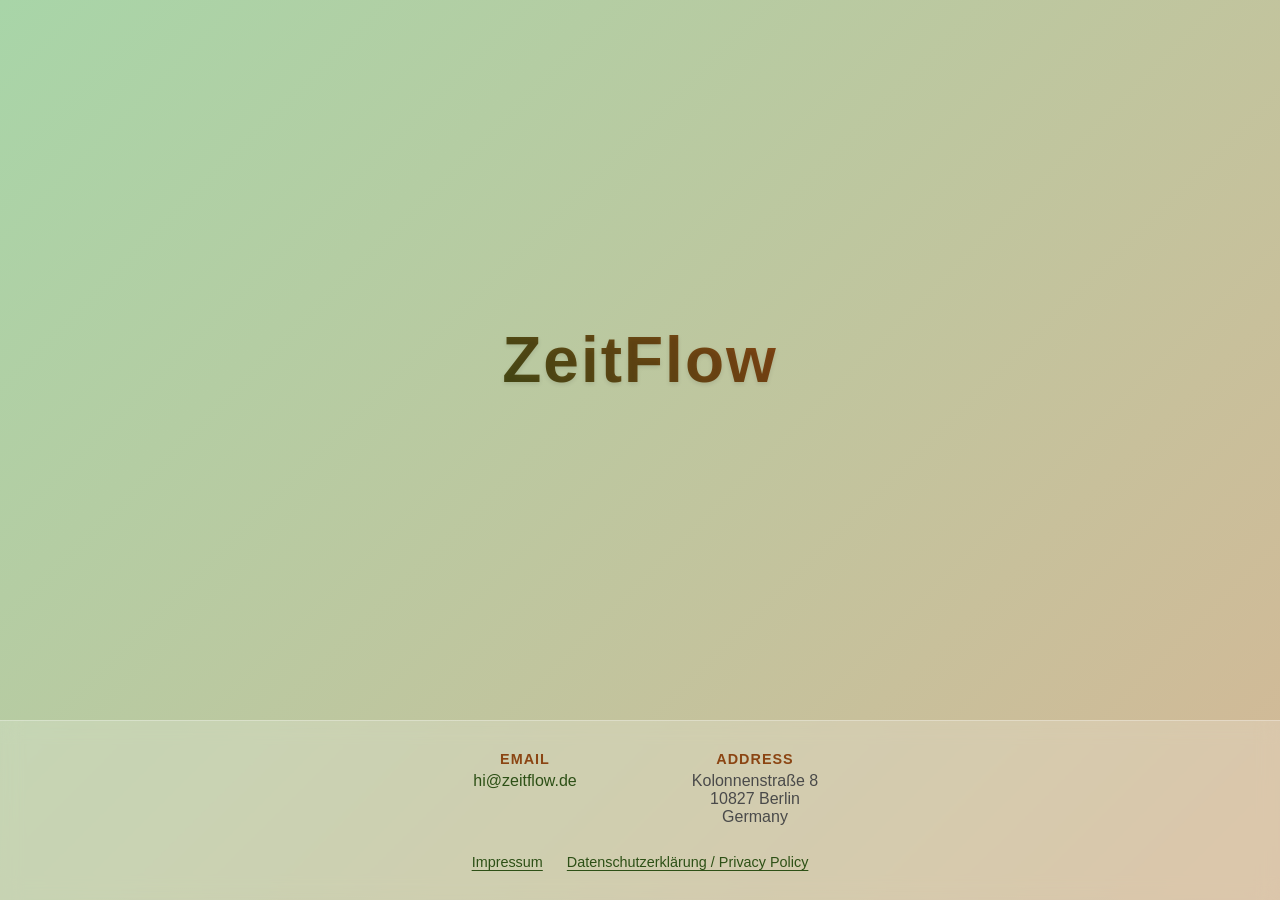
<file: index.html>
<!DOCTYPE html>
<html lang="en">
<head>
    <meta charset="UTF-8">
    <meta name="viewport" content="width=device-width, initial-scale=1.0">
    <title>ZeitFlow</title>
    <style>
        * {
            margin: 0;
            padding: 0;
            box-sizing: border-box;
        }

        body {
            font-family: 'Arial', sans-serif;
            background: linear-gradient(135deg, #a8d5a8 0%, #d4b896 100%);
            min-height: 100vh;
            display: flex;
            flex-direction: column;
            justify-content: space-between;
            color: #4a4a4a;
        }

        .main-content {
            flex-grow: 1;
            display: flex;
            align-items: center;
            justify-content: center;
            text-align: center;
            padding: 20px;
        }

        .company-name {
            font-size: 4rem;
            font-weight: bold;
            background: linear-gradient(45deg, #2d5016, #8b4513, #228b22);
            background-size: 300% 300%;
            -webkit-background-clip: text;
            background-clip: text;
            -webkit-text-fill-color: transparent;
            animation: gradientShift 3s ease-in-out infinite;
            text-shadow: 0 2px 4px rgba(0,0,0,0.1);
            letter-spacing: 2px;
        }

        @keyframes gradientShift {
            0%, 100% { background-position: 0% 50%; }
            50% { background-position: 100% 50%; }
        }

        .tagline {
            font-size: 1.2rem;
            margin-top: 20px;
            color: #5a5a5a;
            font-style: italic;
        }

        .contact-section {
            background: rgba(255, 255, 255, 0.2);
            backdrop-filter: blur(10px);
            padding: 30px;
            text-align: center;
            border-top: 1px solid rgba(255, 255, 255, 0.3);
        }

        .contact-title {
            font-size: 1.5rem;
            margin-bottom: 20px;
            color: #2d5016;
            font-weight: bold;
        }

        .contact-info {
            display: flex;
            justify-content: center;
            flex-wrap: wrap;
            gap: 30px;
            max-width: 800px;
            margin: 0 auto;
        }

        .contact-item {
            display: flex;
            flex-direction: column;
            align-items: center;
            min-width: 200px;
        }

        .contact-label {
            font-weight: bold;
            color: #8b4513;
            margin-bottom: 5px;
            font-size: 0.9rem;
            text-transform: uppercase;
            letter-spacing: 1px;
        }

        .contact-value {
            color: #4a4a4a;
            font-size: 1rem;
        }

        .contact-value a {
            color: #2d5016;
            text-decoration: none;
            transition: color 0.3s ease;
        }

        .contact-value a:hover {
            color: #8b4513;
            text-decoration: underline;
        }

        .legal-links {
            display: flex;
            justify-content: center;
            flex-wrap: wrap;
            gap: 24px;
            margin-top: 28px;
            font-size: 0.9rem;
        }

        .legal-links a {
            color: #2d5016;
            text-underline-offset: 3px;
        }

        a:focus-visible {
            outline: 2px solid #2d5016;
            outline-offset: 5px;
        }

        @media (max-width: 768px) {
            .company-name {
                font-size: 2.5rem;
            }

            .contact-info {
                flex-direction: column;
                gap: 20px;
            }

            .contact-item {
                min-width: auto;
            }
        }
    </style>
</head>
<body>
    <div class="main-content">
        <div>
            <h1 class="company-name">ZeitFlow</h1>
        </div>
    </div>

    <div class="contact-section">
        <div class="contact-info">
            <div class="contact-item">
                <div class="contact-label">Email</div>
                <div class="contact-value">
                    <a href="mailto:hi@zeitflow.de">hi@zeitflow.de</a>
                </div>
            </div>

            <div class="contact-item">
                <div class="contact-label">Address</div>
                <div class="contact-value">
                  Kolonnenstraße 8<br>
                  10827 Berlin<br>
                  Germany
                </div>
            </div>
        </div>
        <nav class="legal-links" aria-label="Legal information">
            <a href="/impressum/" lang="de">Impressum</a>
            <a href="/privacy/" lang="de">Datenschutzerklärung / Privacy Policy</a>
        </nav>
    </div>
</body>
</html>
</file>
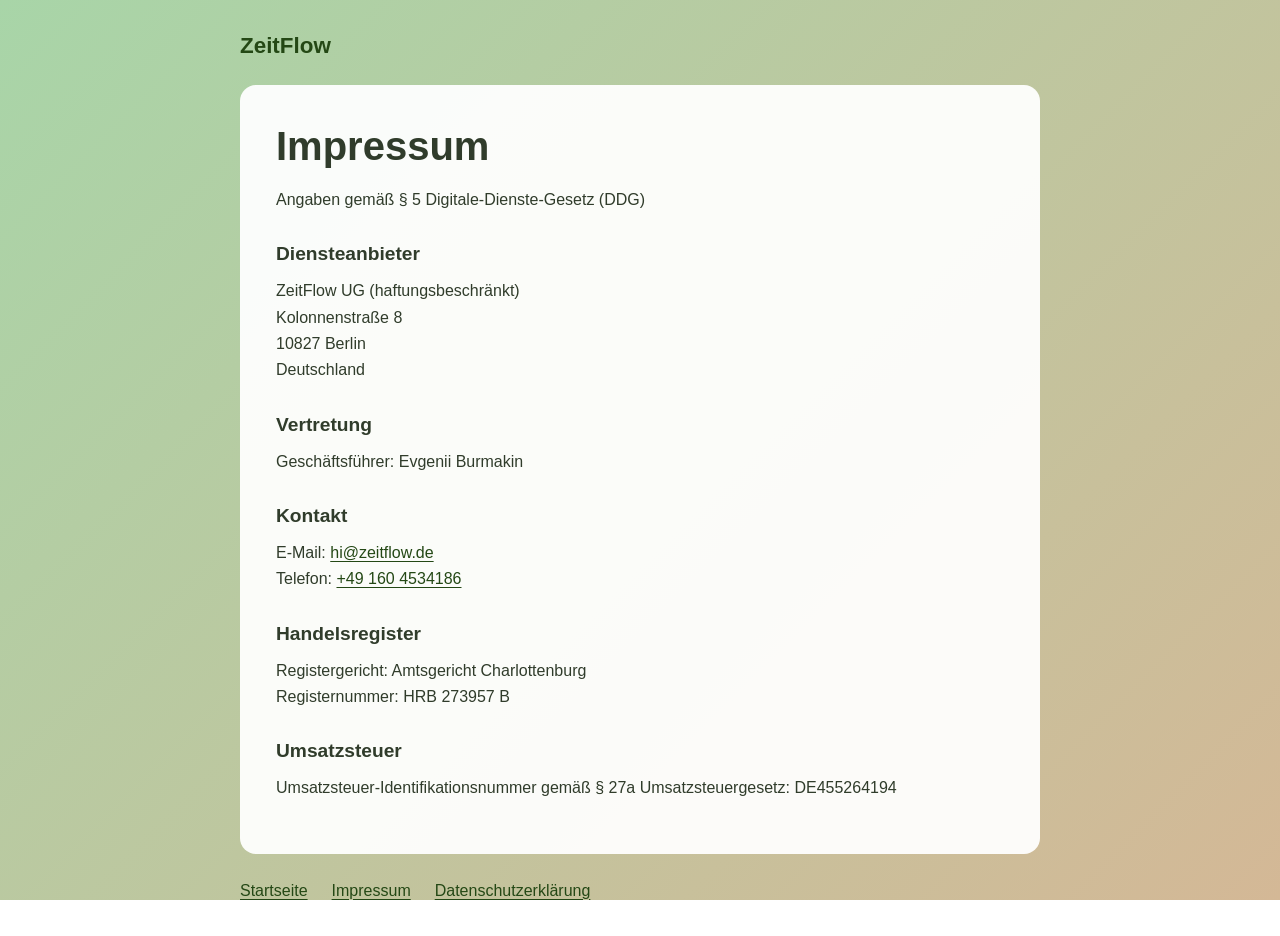
<file: impressum/index.html>
<!DOCTYPE html>
<html lang="de">
<head>
  <meta charset="UTF-8">
  <meta name="viewport" content="width=device-width, initial-scale=1">
  <meta name="description" content="Impressum und Kontaktangaben der ZeitFlow UG (haftungsbeschränkt).">
  <title>Impressum — ZeitFlow</title>
  <link rel="stylesheet" href="/legal.css">
</head>
<body>
  <header class="container"><a class="brand" href="/">ZeitFlow</a></header>
  <main class="container">
    <h1>Impressum</h1>
    <p>Angaben gemäß § 5 Digitale-Dienste-Gesetz (DDG)</p>
    <h2>Diensteanbieter</h2>
    <address>
      ZeitFlow UG (haftungsbeschränkt)<br>
      Kolonnenstraße 8<br>
      10827 Berlin<br>
      Deutschland
    </address>
    <h2>Vertretung</h2>
    <p>Geschäftsführer: Evgenii Burmakin</p>
    <h2>Kontakt</h2>
    <p>E-Mail: <a href="mailto:hi@zeitflow.de">hi@zeitflow.de</a><br>
      Telefon: <a href="tel:+491604534186">+49 160 4534186</a></p>
    <h2>Handelsregister</h2>
    <p>Registergericht: Amtsgericht Charlottenburg<br>
      Registernummer: HRB 273957 B</p>
    <h2>Umsatzsteuer</h2>
    <p>Umsatzsteuer-Identifikationsnummer gemäß § 27a Umsatzsteuergesetz: DE455264194</p>
  </main>
  <footer class="container">
    <nav aria-label="Seitennavigation">
      <a href="/">Startseite</a>
      <a href="/impressum/" aria-current="page">Impressum</a>
      <a href="/privacy/">Datenschutzerklärung</a>
    </nav>
  </footer>
</body>
</html>
</file>
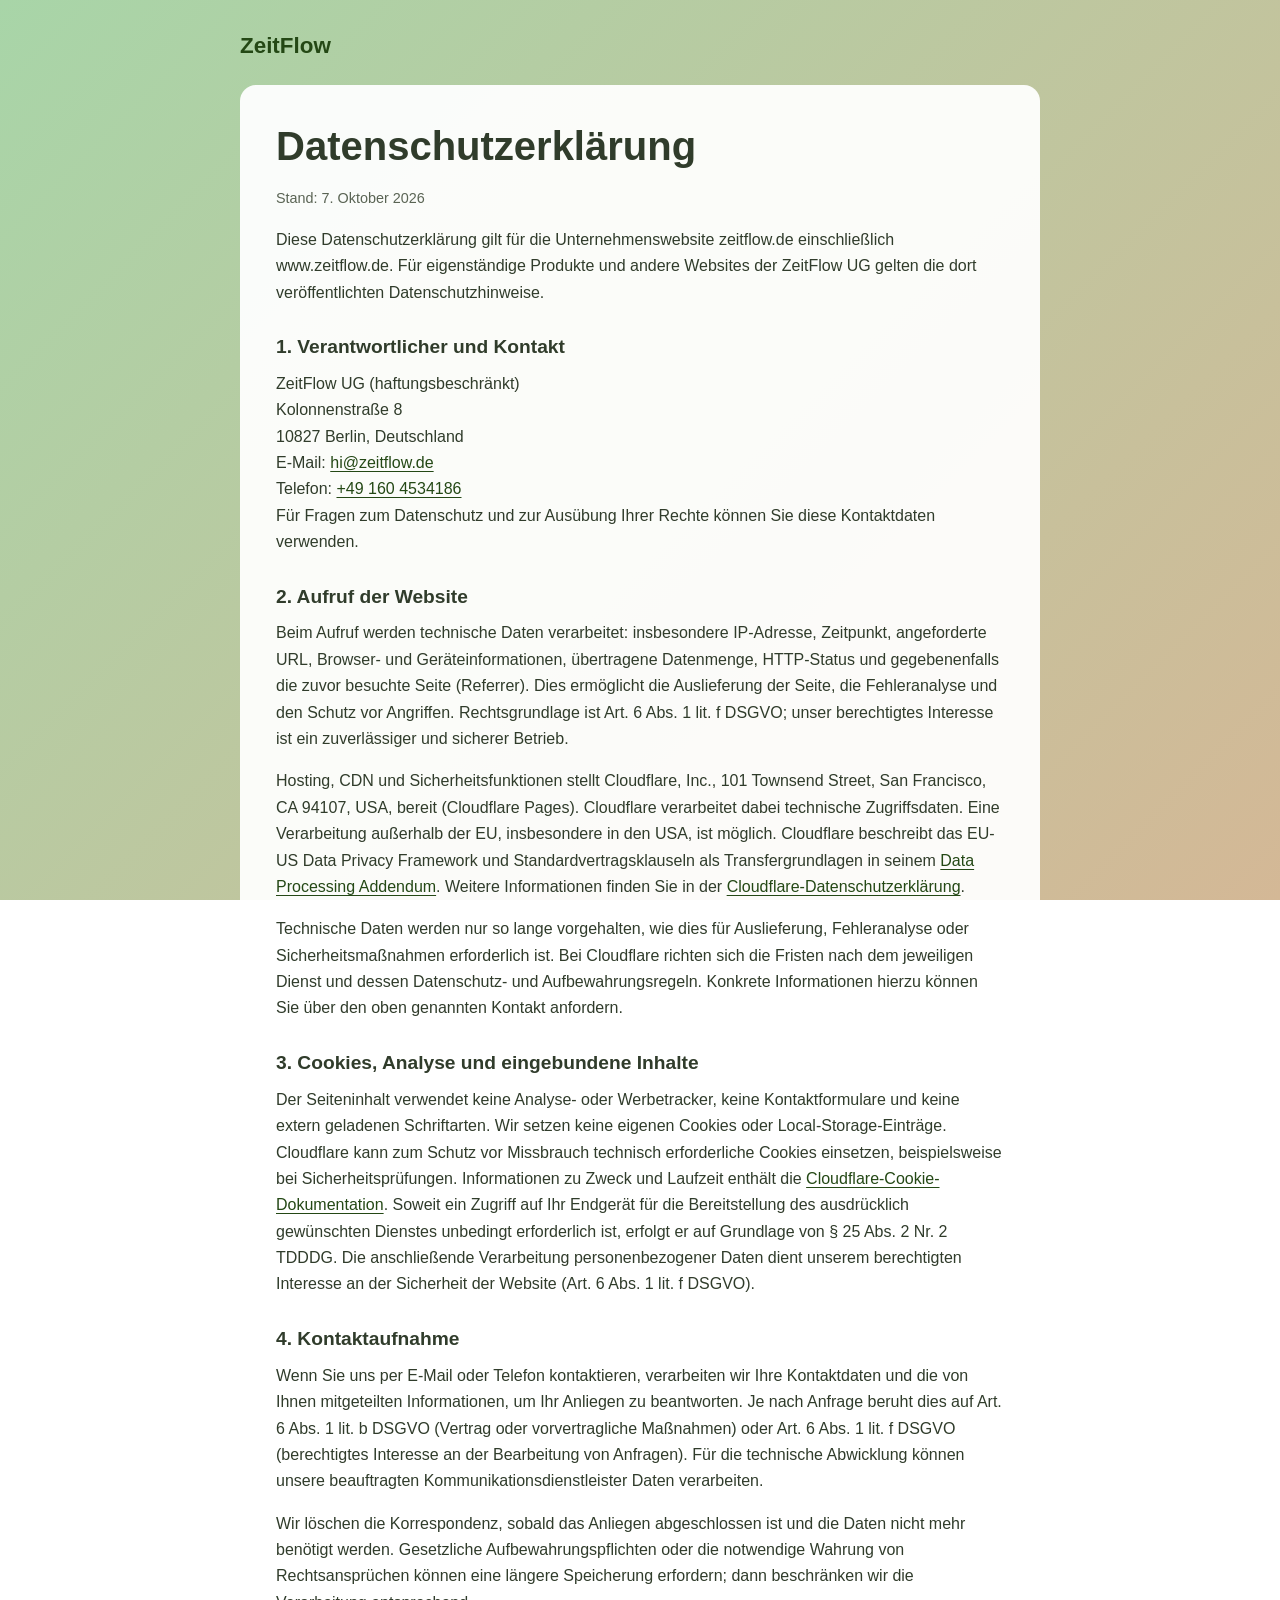
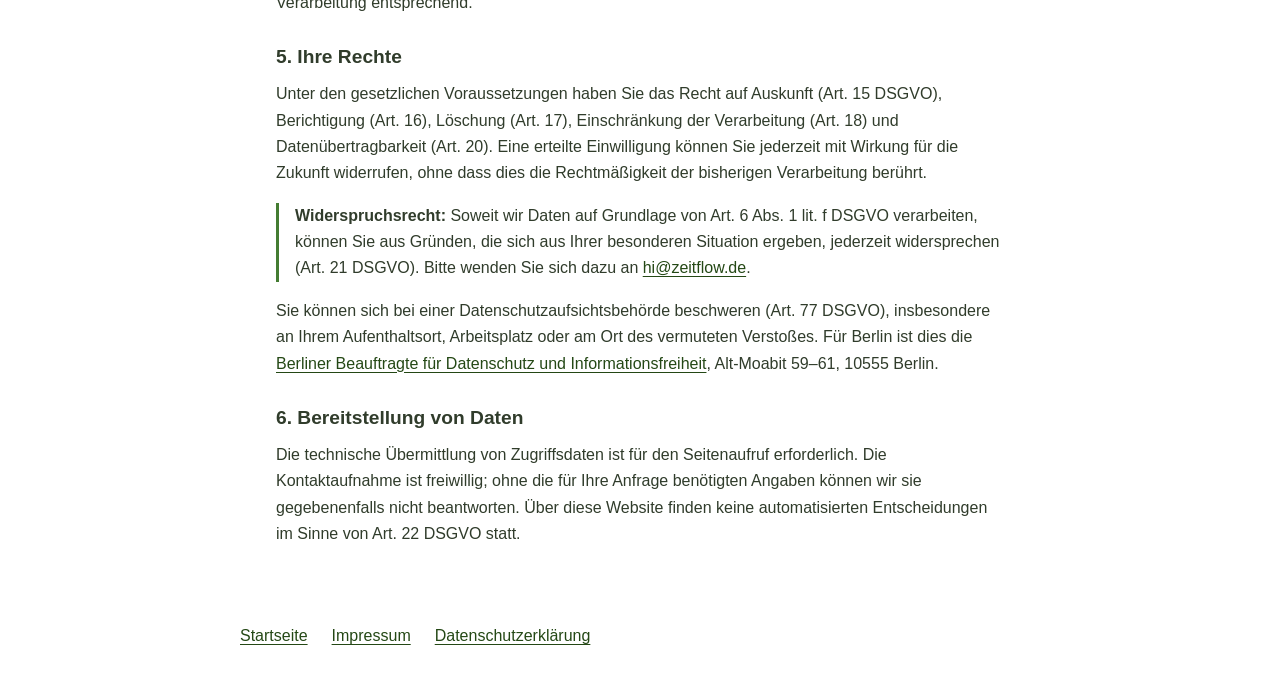
<file: privacy/index.html>
<!DOCTYPE html>
<html lang="de">
<head>
  <meta charset="UTF-8">
  <meta name="viewport" content="width=device-width, initial-scale=1">
  <meta name="description" content="Informationen zur Verarbeitung personenbezogener Daten beim Besuch von zeitflow.de und bei der Kontaktaufnahme.">
  <title>Datenschutzerklärung — ZeitFlow</title>
  <link rel="stylesheet" href="/legal.css">
</head>
<body>
  <header class="container"><a class="brand" href="/">ZeitFlow</a></header>
  <main class="container">
    <h1>Datenschutzerklärung</h1>
    <p class="updated">Stand: 7. Oktober 2026</p>
    <p>Diese Datenschutzerklärung gilt für die Unternehmenswebsite zeitflow.de einschließlich www.zeitflow.de. Für eigenständige Produkte und andere Websites der ZeitFlow UG gelten die dort veröffentlichten Datenschutzhinweise.</p>

    <h2>1. Verantwortlicher und Kontakt</h2>
    <address>
      ZeitFlow UG (haftungsbeschränkt)<br>
      Kolonnenstraße 8<br>
      10827 Berlin, Deutschland<br>
      E-Mail: <a href="mailto:hi@zeitflow.de">hi@zeitflow.de</a><br>
      Telefon: <a href="tel:+491604534186">+49 160 4534186</a>
    </address>
    <p>Für Fragen zum Datenschutz und zur Ausübung Ihrer Rechte können Sie diese Kontaktdaten verwenden.</p>

    <h2>2. Aufruf der Website</h2>
    <p>Beim Aufruf werden technische Daten verarbeitet: insbesondere IP-Adresse, Zeitpunkt, angeforderte URL, Browser- und Geräteinformationen, übertragene Datenmenge, HTTP-Status und gegebenenfalls die zuvor besuchte Seite (Referrer). Dies ermöglicht die Auslieferung der Seite, die Fehleranalyse und den Schutz vor Angriffen. Rechtsgrundlage ist Art. 6 Abs. 1 lit. f DSGVO; unser berechtigtes Interesse ist ein zuverlässiger und sicherer Betrieb.</p>
    <p>Hosting, CDN und Sicherheitsfunktionen stellt Cloudflare, Inc., 101 Townsend Street, San Francisco, CA 94107, USA, bereit (Cloudflare Pages). Cloudflare verarbeitet dabei technische Zugriffsdaten. Eine Verarbeitung außerhalb der EU, insbesondere in den USA, ist möglich. Cloudflare beschreibt das EU-US Data Privacy Framework und Standardvertragsklauseln als Transfergrundlagen in seinem <a href="https://www.cloudflare.com/cloudflare-customer-dpa/">Data Processing Addendum</a>. Weitere Informationen finden Sie in der <a href="https://www.cloudflare.com/privacypolicy/">Cloudflare-Datenschutzerklärung</a>.</p>
    <p>Technische Daten werden nur so lange vorgehalten, wie dies für Auslieferung, Fehleranalyse oder Sicherheitsmaßnahmen erforderlich ist. Bei Cloudflare richten sich die Fristen nach dem jeweiligen Dienst und dessen Datenschutz- und Aufbewahrungsregeln. Konkrete Informationen hierzu können Sie über den oben genannten Kontakt anfordern.</p>

    <h2>3. Cookies, Analyse und eingebundene Inhalte</h2>
    <p>Der Seiteninhalt verwendet keine Analyse- oder Werbetracker, keine Kontaktformulare und keine extern geladenen Schriftarten. Wir setzen keine eigenen Cookies oder Local-Storage-Einträge. Cloudflare kann zum Schutz vor Missbrauch technisch erforderliche Cookies einsetzen, beispielsweise bei Sicherheitsprüfungen. Informationen zu Zweck und Laufzeit enthält die <a href="https://developers.cloudflare.com/fundamentals/reference/policies-compliances/cloudflare-cookies/">Cloudflare-Cookie-Dokumentation</a>. Soweit ein Zugriff auf Ihr Endgerät für die Bereitstellung des ausdrücklich gewünschten Dienstes unbedingt erforderlich ist, erfolgt er auf Grundlage von § 25 Abs. 2 Nr. 2 TDDDG. Die anschließende Verarbeitung personenbezogener Daten dient unserem berechtigten Interesse an der Sicherheit der Website (Art. 6 Abs. 1 lit. f DSGVO).</p>

    <h2>4. Kontaktaufnahme</h2>
    <p>Wenn Sie uns per E-Mail oder Telefon kontaktieren, verarbeiten wir Ihre Kontaktdaten und die von Ihnen mitgeteilten Informationen, um Ihr Anliegen zu beantworten. Je nach Anfrage beruht dies auf Art. 6 Abs. 1 lit. b DSGVO (Vertrag oder vorvertragliche Maßnahmen) oder Art. 6 Abs. 1 lit. f DSGVO (berechtigtes Interesse an der Bearbeitung von Anfragen). Für die technische Abwicklung können unsere beauftragten Kommunikationsdienstleister Daten verarbeiten.</p>
    <p>Wir löschen die Korrespondenz, sobald das Anliegen abgeschlossen ist und die Daten nicht mehr benötigt werden. Gesetzliche Aufbewahrungspflichten oder die notwendige Wahrung von Rechtsansprüchen können eine längere Speicherung erfordern; dann beschränken wir die Verarbeitung entsprechend.</p>

    <h2>5. Ihre Rechte</h2>
    <p>Unter den gesetzlichen Voraussetzungen haben Sie das Recht auf Auskunft (Art. 15 DSGVO), Berichtigung (Art. 16), Löschung (Art. 17), Einschränkung der Verarbeitung (Art. 18) und Datenübertragbarkeit (Art. 20). Eine erteilte Einwilligung können Sie jederzeit mit Wirkung für die Zukunft widerrufen, ohne dass dies die Rechtmäßigkeit der bisherigen Verarbeitung berührt.</p>
    <p class="notice"><strong>Widerspruchsrecht:</strong> Soweit wir Daten auf Grundlage von Art. 6 Abs. 1 lit. f DSGVO verarbeiten, können Sie aus Gründen, die sich aus Ihrer besonderen Situation ergeben, jederzeit widersprechen (Art. 21 DSGVO). Bitte wenden Sie sich dazu an <a href="mailto:hi@zeitflow.de">hi@zeitflow.de</a>.</p>
    <p>Sie können sich bei einer Datenschutzaufsichtsbehörde beschweren (Art. 77 DSGVO), insbesondere an Ihrem Aufenthaltsort, Arbeitsplatz oder am Ort des vermuteten Verstoßes. Für Berlin ist dies die <a href="https://www.datenschutz-berlin.de/buergerinnen-und-buerger/beschwerde/einreichen-einer-beschwerde/">Berliner Beauftragte für Datenschutz und Informationsfreiheit</a>, Alt-Moabit 59–61, 10555 Berlin.</p>

    <h2>6. Bereitstellung von Daten</h2>
    <p>Die technische Übermittlung von Zugriffsdaten ist für den Seitenaufruf erforderlich. Die Kontaktaufnahme ist freiwillig; ohne die für Ihre Anfrage benötigten Angaben können wir sie gegebenenfalls nicht beantworten. Über diese Website finden keine automatisierten Entscheidungen im Sinne von Art. 22 DSGVO statt.</p>
  </main>
  <footer class="container">
    <nav aria-label="Seitennavigation">
      <a href="/">Startseite</a>
      <a href="/impressum/">Impressum</a>
      <a href="/privacy/" aria-current="page">Datenschutzerklärung</a>
    </nav>
  </footer>
</body>
</html>
</file>
<file: legal.css>
:root { color-scheme: light; }
* { box-sizing: border-box; }
body {
  margin: 0;
  color: #303c2b;
  background: linear-gradient(135deg, #a8d5a8, #d4b896) fixed;
  font-family: Arial, sans-serif;
  font-size: 1rem;
  line-height: 1.65;
}
.container { width: min(100% - 40px, 800px); margin: 0 auto; }
header { padding: 28px 0 20px; }
.brand { font-size: 1.4rem; font-weight: bold; text-decoration: none; }
main { background: #fffffff0; border-radius: 16px; padding: 36px; }
h1 { margin: 0 0 16px; font-size: clamp(1.8rem, 6vw, 2.5rem); line-height: 1.25; }
h2 { margin: 28px 0 10px; font-size: 1.2rem; line-height: 1.4; }
p { margin: 0 0 16px; }
address { font-style: normal; }
a { color: #244815; text-underline-offset: 3px; overflow-wrap: anywhere; }
a:hover { color: #754018; }
a:focus-visible { outline: 2px solid #244815; outline-offset: 4px; }
footer { padding: 24px 0 32px; }
nav { display: flex; flex-wrap: wrap; gap: 12px 24px; }
.updated { color: #5a6454; font-size: 0.9rem; }
.notice { border-left: 3px solid #447c32; padding-left: 16px; }
@media (max-width: 600px) {
  .container { width: min(100% - 24px, 800px); }
  main { padding: 24px 20px; }
}
</file>
